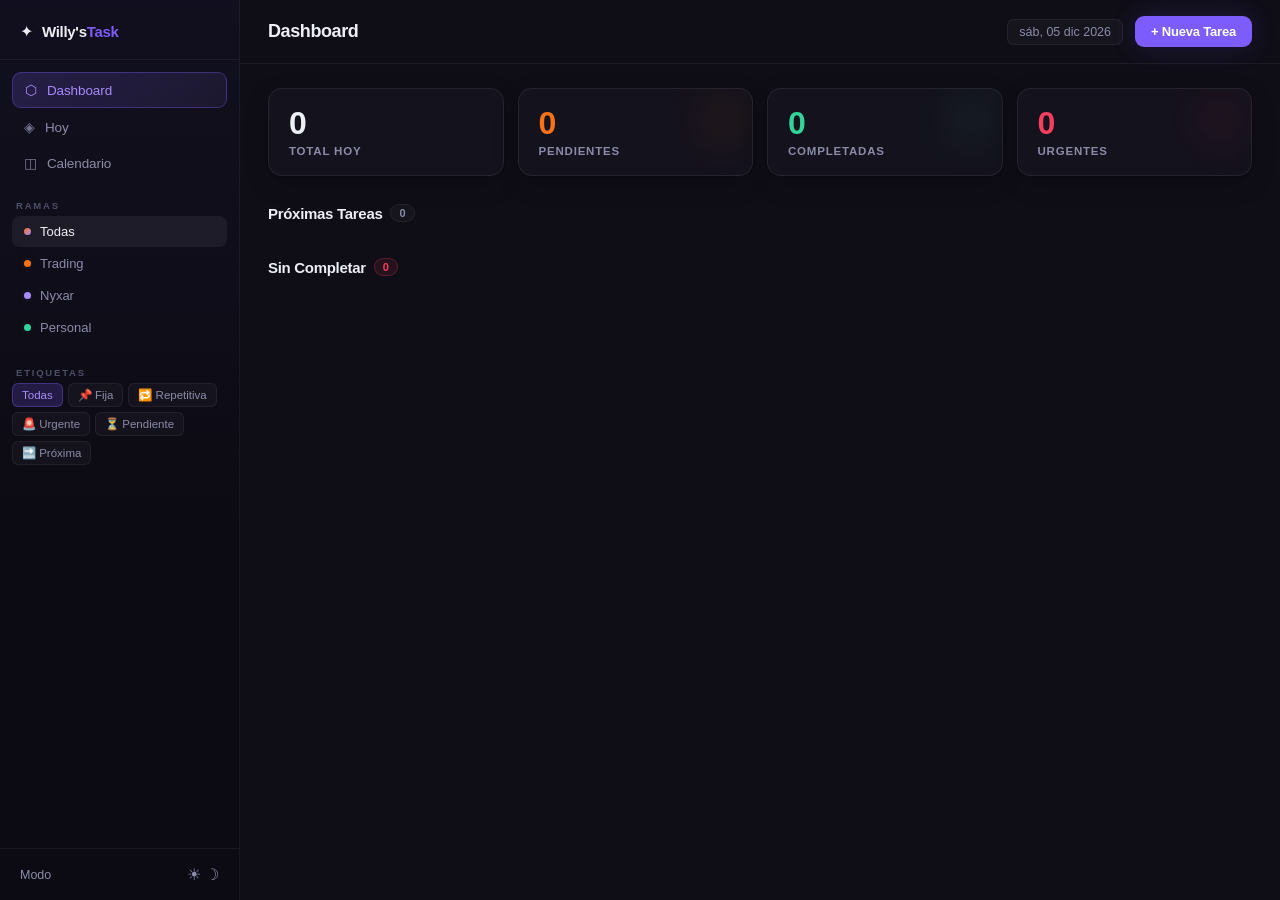
<file: inde.html>
<!DOCTYPE html>
<html lang="es" data-theme="dark">
<head>
  <meta charset="UTF-8" />
  <meta name="viewport" content="width=device-width, initial-scale=1.0" />
  <title>Willy's Task</title>
  <link rel="preconnect" href="https://fonts.googleapis.com" />
  <link rel="preconnect" href="https://fonts.gstatic.com" crossorigin />
  <link href="https://fonts.googleapis.com/css2?family=Syne:wght@400;500;600;700;800&family=DM+Sans:ital,wght@0,300;0,400;0,500;1,300&display=swap" rel="stylesheet" />
  <link rel="stylesheet" href="styles.css" />
</head>
<body>

<!-- ===== SIDEBAR ===== -->
<aside class="sidebar" id="sidebar">
  <div class="sidebar-header">
    <div class="logo">
      <span class="logo-icon">✦</span>
      <span class="logo-text">Willy's<strong>Task</strong></span>
    </div>
    <button class="sidebar-close" id="sidebarClose">✕</button>
  </div>

  <nav class="sidebar-nav">
    <button class="nav-item active" data-view="dashboard">
      <span class="nav-icon">⬡</span>
      <span>Dashboard</span>
    </button>
    <button class="nav-item" data-view="today">
      <span class="nav-icon">◈</span>
      <span>Hoy</span>
    </button>
    <button class="nav-item" data-view="calendar">
      <span class="nav-icon">◫</span>
      <span>Calendario</span>
    </button>
  </nav>

  <div class="sidebar-section-label">RAMAS</div>
  <div class="branch-filters">
    <button class="branch-btn active" data-branch="all">
      <span class="branch-dot all"></span> Todas
    </button>
    <button class="branch-btn" data-branch="trading">
      <span class="branch-dot trading"></span> Trading
    </button>
    <button class="branch-btn" data-branch="nyxar">
      <span class="branch-dot nyxar"></span> Nyxar
    </button>
    <button class="branch-btn" data-branch="personal">
      <span class="branch-dot personal"></span> Personal
    </button>
  </div>

  <div class="sidebar-section-label">ETIQUETAS</div>
  <div class="label-filters">
    <button class="label-filter active" data-label="all">Todas</button>
    <button class="label-filter" data-label="fija">📌 Fija</button>
    <button class="label-filter" data-label="repetitiva">🔁 Repetitiva</button>
    <button class="label-filter" data-label="urgente">🚨 Urgente</button>
    <button class="label-filter" data-label="pendiente">⏳ Pendiente</button>
    <button class="label-filter" data-label="proxima">🔜 Próxima</button>
  </div>

  <div class="sidebar-footer">
    <div class="theme-toggle" id="themeToggle">
      <span class="theme-label">Modo</span>
      <div class="toggle-switch">
        <span class="toggle-icon sun">☀</span>
        <span class="toggle-icon moon">☽</span>
      </div>
    </div>
  </div>
</aside>

<!-- ===== OVERLAY ===== -->
<div class="overlay" id="overlay"></div>

<!-- ===== MAIN ===== -->
<main class="main-content" id="mainContent">

  <!-- TOP BAR -->
  <header class="topbar">
    <div class="topbar-left">
      <button class="menu-btn" id="menuBtn">☰</button>
      <div class="page-title" id="pageTitle">Dashboard</div>
    </div>
    <div class="topbar-right">
      <div class="current-date" id="currentDate"></div>
      <button class="add-task-btn-top" id="addTaskBtnTop">+ Nueva Tarea</button>
    </div>
  </header>

  <!-- ===== VIEW: DASHBOARD ===== -->
  <section class="view active" id="view-dashboard">

    <!-- Stats row -->
    <div class="stats-row">
      <div class="stat-card">
        <div class="stat-number" id="stat-total">0</div>
        <div class="stat-label">Total Hoy</div>
      </div>
      <div class="stat-card accent-orange">
        <div class="stat-number" id="stat-pending">0</div>
        <div class="stat-label">Pendientes</div>
      </div>
      <div class="stat-card accent-green">
        <div class="stat-number" id="stat-done">0</div>
        <div class="stat-label">Completadas</div>
      </div>
      <div class="stat-card accent-red">
        <div class="stat-number" id="stat-urgent">0</div>
        <div class="stat-label">Urgentes</div>
      </div>
    </div>

    <!-- Upcoming tasks -->
    <div class="section-header">
      <h2 class="section-title">Próximas Tareas</h2>
      <div class="section-badge" id="upcoming-count">0</div>
    </div>
    <div class="task-list" id="upcoming-list"></div>

    <!-- Incomplete tasks -->
    <div class="section-header">
      <h2 class="section-title">Sin Completar</h2>
      <div class="section-badge warning" id="incomplete-count">0</div>
    </div>
    <div class="task-list" id="incomplete-list"></div>

  </section>

  <!-- ===== VIEW: TODAY ===== -->
  <section class="view" id="view-today">
    <div class="today-nav">
      <button class="day-nav-btn" id="prevDay">‹</button>
      <div class="today-label" id="todayLabel"></div>
      <button class="day-nav-btn" id="nextDay">›</button>
    </div>
    <div class="timeline" id="timeline"></div>
  </section>

  <!-- ===== VIEW: CALENDAR ===== -->
  <section class="view" id="view-calendar">
    <div class="cal-toolbar">
      <button class="cal-view-btn active" data-calview="month">Mes</button>
      <button class="cal-view-btn" data-calview="week">Semana</button>
      <button class="cal-view-btn" data-calview="day">Día</button>
      <div class="cal-nav">
        <button class="cal-nav-btn" id="calPrev">‹</button>
        <span class="cal-title" id="calTitle"></span>
        <button class="cal-nav-btn" id="calNext">›</button>
      </div>
    </div>
    <div class="calendar-body" id="calendarBody"></div>
  </section>

</main>

<!-- ===== FAB ===== -->
<button class="fab" id="fab">+</button>

<!-- ===== TASK MODAL ===== -->
<div class="modal-backdrop" id="modalBackdrop">
  <div class="modal" id="taskModal">
    <div class="modal-header">
      <h3 class="modal-title" id="modalTitle">Nueva Tarea</h3>
      <button class="modal-close" id="modalClose">✕</button>
    </div>
    <div class="modal-body">

      <div class="form-group">
        <label class="form-label">Nombre de la tarea *</label>
        <input type="text" class="form-input" id="taskName" placeholder="Ej: Analizar gráficos BTC" />
      </div>

      <div class="form-row">
        <div class="form-group">
          <label class="form-label">Rama *</label>
          <select class="form-select" id="taskBranch">
            <option value="trading">🟠 Trading</option>
            <option value="nyxar">🟣 Nyxar</option>
            <option value="personal">🟢 Personal</option>
          </select>
        </div>
        <div class="form-group">
          <label class="form-label">Tipo *</label>
          <select class="form-select" id="taskType">
            <option value="fija">📌 Fija</option>
            <option value="repetitiva">🔁 Repetitiva</option>
            <option value="urgente">🚨 Urgente</option>
            <option value="pendiente">⏳ Pendiente</option>
            <option value="proxima">🔜 Próxima</option>
          </select>
        </div>
      </div>

      <!-- Repeat days (shown when type = repetitiva) -->
      <div class="form-group" id="repeatDaysGroup" style="display:none">
        <label class="form-label">Repetir en</label>
        <div class="days-selector">
          <button type="button" class="day-toggle" data-day="1">L</button>
          <button type="button" class="day-toggle" data-day="2">M</button>
          <button type="button" class="day-toggle" data-day="3">X</button>
          <button type="button" class="day-toggle" data-day="4">J</button>
          <button type="button" class="day-toggle" data-day="5">V</button>
          <button type="button" class="day-toggle" data-day="6">S</button>
          <button type="button" class="day-toggle" data-day="0">D</button>
        </div>
      </div>

      <div class="form-group">
        <label class="form-label">Fecha</label>
        <input type="date" class="form-input" id="taskDate" />
      </div>

      <div class="form-row">
        <div class="form-group">
          <label class="form-label">Hora inicio</label>
          <input type="time" class="form-input" id="taskStart" />
        </div>
        <div class="form-group">
          <label class="form-label">Hora fin</label>
          <input type="time" class="form-input" id="taskEnd" />
        </div>
      </div>

      <div class="form-group">
        <label class="form-label">Duración estimada (min)</label>
        <input type="number" class="form-input" id="taskDuration" placeholder="Ej: 60" min="1" />
      </div>

      <div class="form-group">
        <label class="form-label">Notas</label>
        <textarea class="form-textarea" id="taskNotes" placeholder="Detalles adicionales..."></textarea>
      </div>

    </div>
    <div class="modal-footer">
      <button class="btn-secondary" id="modalCancel">Cancelar</button>
      <button class="btn-primary" id="modalSave">Guardar Tarea</button>
    </div>
  </div>
</div>

<!-- ===== TASK DETAIL MODAL ===== -->
<div class="modal-backdrop" id="detailBackdrop">
  <div class="modal detail-modal" id="detailModal">
    <div class="modal-header">
      <div class="detail-branch-badge" id="detailBranch"></div>
      <button class="modal-close" id="detailClose">✕</button>
    </div>
    <div class="modal-body">
      <h2 class="detail-title" id="detailName"></h2>
      <div class="detail-meta" id="detailMeta"></div>
      <div class="detail-notes" id="detailNotes"></div>
    </div>
    <div class="modal-footer detail-footer">
      <button class="btn-status completed" id="btnComplete">✓ Completada</button>
      <button class="btn-status suspended" id="btnSuspend">⊘ Suspendida</button>
      <button class="btn-secondary" id="btnEdit">✎ Editar</button>
      <button class="btn-danger" id="btnDelete">✕ Eliminar</button>
    </div>
  </div>
</div>

<script src="app.js"></script>
</body>
</html>
</file>
<file: styles.css>
/* =============================================
   WILLY'S TASK — STYLES v3 (Professional Redesign)
   ============================================= */
*,*::before,*::after{box-sizing:border-box;margin:0;padding:0}
html{font-size:16px;scroll-behavior:smooth}
body{font-family:'Inter',sans-serif;min-height:100vh;overflow-x:hidden;transition:background .3s,color .3s}
button{cursor:pointer;border:none;background:none;font-family:inherit}
input,select,textarea{font-family:inherit}
a{text-decoration:none}

/* =============================================
   THEMES
   ============================================= */
[data-theme="dark"]{
  --bg:#0f0e17;
  --bg-2:#16151f;
  --bg-3:#1e1d2a;
  --bg-4:#26253580;
  --bg-card:#1a192480;
  --border:rgba(255,255,255,.06);
  --border-strong:rgba(255,255,255,.12);
  --border-card:rgba(255,255,255,.08);
  --text:#eeeef5;
  --text-2:#8b8ba8;
  --text-3:#4e4e68;
  --sidebar-bg:rgba(13,12,20,.95);
  --sidebar-border:rgba(255,255,255,.05);
  --glass:rgba(255,255,255,.03);
  --glass-hover:rgba(255,255,255,.06);

  --trading:#f97316;
  --trading-bg:rgba(249,115,22,.1);
  --trading-border:rgba(249,115,22,.25);
  --trading-glow:rgba(249,115,22,.15);

  --nyxar:#a78bfa;
  --nyxar-bg:rgba(167,139,250,.1);
  --nyxar-border:rgba(167,139,250,.25);
  --nyxar-glow:rgba(167,139,250,.15);

  --personal:#34d399;
  --personal-bg:rgba(52,211,153,.1);
  --personal-border:rgba(52,211,153,.25);
  --personal-glow:rgba(52,211,153,.15);

  --urgente:#f43f5e;
  --urgente-bg:rgba(244,63,94,.1);
  --urgente-border:rgba(244,63,94,.25);

  --accent:#7c5cfc;
  --accent-2:#a78bfa;
  --accent-glow:rgba(124,92,252,.2);
  --accent-border:rgba(124,92,252,.35);
  --green:#34d399;
  --red:#f43f5e;
  --orange:#f97316;

  --shadow:0 20px 60px rgba(0,0,0,.6);
  --shadow-sm:0 4px 20px rgba(0,0,0,.4);
  --shadow-card:0 1px 3px rgba(0,0,0,.3),0 8px 24px rgba(0,0,0,.2);

  --completed-bg:rgba(255,255,255,.02);
  --completed-text:#3a3a52;
  --completed-border:rgba(255,255,255,.04);

  --gradient-hero:linear-gradient(135deg,rgba(124,92,252,.08) 0%,rgba(167,139,250,.04) 50%,transparent 100%);
  --gradient-sidebar:linear-gradient(180deg,rgba(124,92,252,.05) 0%,transparent 60%);
}

[data-theme="light"]{
  --bg:#f5f5f9;
  --bg-2:#ffffff;
  --bg-3:#f0f0f6;
  --bg-4:#e8e8f0;
  --bg-card:rgba(255,255,255,.9);
  --border:rgba(0,0,0,.06);
  --border-strong:rgba(0,0,0,.1);
  --border-card:rgba(0,0,0,.07);
  --text:#111120;
  --text-2:#5a5a7a;
  --text-3:#9898b8;
  --sidebar-bg:rgba(255,255,255,.97);
  --sidebar-border:rgba(0,0,0,.06);
  --glass:rgba(0,0,0,.02);
  --glass-hover:rgba(0,0,0,.04);

  --trading:#ea6c0a;
  --trading-bg:rgba(234,108,10,.08);
  --trading-border:rgba(234,108,10,.2);
  --trading-glow:rgba(234,108,10,.1);

  --nyxar:#6d3fd4;
  --nyxar-bg:rgba(109,63,212,.08);
  --nyxar-border:rgba(109,63,212,.2);
  --nyxar-glow:rgba(109,63,212,.1);

  --personal:#059669;
  --personal-bg:rgba(5,150,105,.08);
  --personal-border:rgba(5,150,105,.2);
  --personal-glow:rgba(5,150,105,.1);

  --urgente:#dc2626;
  --urgente-bg:rgba(220,38,38,.08);
  --urgente-border:rgba(220,38,38,.2);

  --accent:#6d3fd4;
  --accent-2:#8b5cf6;
  --accent-glow:rgba(109,63,212,.15);
  --accent-border:rgba(109,63,212,.3);
  --green:#059669;
  --red:#dc2626;
  --orange:#ea6c0a;

  --shadow:0 20px 60px rgba(0,0,0,.08);
  --shadow-sm:0 4px 20px rgba(0,0,0,.06);
  --shadow-card:0 1px 3px rgba(0,0,0,.08),0 4px 16px rgba(0,0,0,.05);

  --completed-bg:rgba(0,0,0,.02);
  --completed-text:#c0c0d0;
  --completed-border:rgba(0,0,0,.04);

  --gradient-hero:linear-gradient(135deg,rgba(109,63,212,.05) 0%,rgba(139,92,246,.02) 50%,transparent 100%);
  --gradient-sidebar:linear-gradient(180deg,rgba(109,63,212,.04) 0%,transparent 60%);
}

/* =============================================
   BASE LAYOUT
   ============================================= */
body{background:var(--bg);color:var(--text);display:flex}

/* =============================================
   SIDEBAR
   ============================================= */
.sidebar{
  width:240px;min-height:100vh;background:var(--sidebar-bg);
  border-right:1px solid var(--sidebar-border);
  display:flex;flex-direction:column;
  position:fixed;top:0;left:0;height:100vh;
  z-index:200;overflow-y:auto;
  transition:transform .3s cubic-bezier(.4,0,.2,1);
  backdrop-filter:blur(20px);
  background-image:var(--gradient-sidebar);
}
.sidebar::-webkit-scrollbar{width:0}

.sidebar-header{
  display:flex;align-items:center;justify-content:space-between;
  padding:22px 20px 18px;
  border-bottom:1px solid var(--border);
}
.logo{display:flex;align-items:center;gap:9px}
.logo-mark{
  width:30px;height:30px;border-radius:8px;
  background:linear-gradient(135deg,rgba(124,92,252,.2),rgba(167,139,250,.1));
  border:1px solid var(--accent-border);
  display:flex;align-items:center;justify-content:center;
  flex-shrink:0;
}
.logo-text{font-family:'Plus Jakarta Sans',sans-serif;font-size:15px;font-weight:600;color:var(--text);letter-spacing:-.3px}
.logo-text strong{color:var(--accent)}
.sidebar-close{
  display:none;color:var(--text-3);
  width:28px;height:28px;border-radius:7px;
  background:var(--glass);border:1px solid var(--border);
  align-items:center;justify-content:center;
  transition:all .2s;
}
.sidebar-close:hover{background:var(--glass-hover);color:var(--text)}

.sidebar-nav{padding:12px 12px 6px;display:flex;flex-direction:column;gap:2px}
.nav-item{
  display:flex;align-items:center;gap:10px;
  padding:9px 12px;border-radius:9px;
  color:var(--text-2);font-size:13.5px;font-weight:500;
  transition:all .2s;text-align:left;width:100%;
  letter-spacing:-.1px;
}
.nav-item:hover{background:var(--glass-hover);color:var(--text)}
.nav-item.active{
  background:linear-gradient(135deg,var(--accent-glow),rgba(167,139,250,.08));
  color:var(--accent-2);
  border:1px solid var(--accent-border);
}
.nav-icon{flex-shrink:0;opacity:.8;color:currentColor}
.nav-item.active .nav-icon{opacity:1}

.sidebar-section-label{
  padding:14px 16px 5px;
  font-size:9.5px;font-weight:700;
  letter-spacing:1.8px;color:var(--text-3);
  font-family:'Plus Jakarta Sans',sans-serif;
  text-transform:uppercase;
}

.branch-filters{padding:0 12px 10px;display:flex;flex-direction:column;gap:1px}
.branch-btn{
  display:flex;align-items:center;gap:9px;
  padding:8px 12px;border-radius:8px;
  color:var(--text-2);font-size:13px;font-weight:500;
  transition:all .2s;text-align:left;width:100%;
}
.branch-btn:hover{background:var(--glass-hover);color:var(--text)}
.branch-btn.active{background:var(--glass-hover);color:var(--text)}
.branch-dot{width:7px;height:7px;border-radius:50%;flex-shrink:0}
.branch-dot.all{background:linear-gradient(135deg,var(--trading),var(--nyxar))}
.branch-dot.trading{background:var(--trading);box-shadow:0 0 6px var(--trading-glow)}
.branch-dot.nyxar{background:var(--nyxar);box-shadow:0 0 6px var(--nyxar-glow)}
.branch-dot.personal{background:var(--personal);box-shadow:0 0 6px var(--personal-glow)}

.label-filters{padding:0 12px 12px;display:flex;flex-wrap:wrap;gap:5px}
.label-filter{
  padding:4px 9px;border-radius:6px;font-size:11.5px;
  background:var(--glass);color:var(--text-2);
  border:1px solid var(--border);transition:all .2s;
}
.label-filter:hover{background:var(--glass-hover);color:var(--text)}
.label-filter.active{background:var(--accent-glow);color:var(--accent-2);border-color:var(--accent-border)}

/* Integrations */
.integrations-section{padding:0 12px 12px;display:flex;flex-direction:column;gap:6px}
.integration-item{
  display:flex;align-items:center;gap:7px;
  padding:8px 10px;border-radius:8px;
  background:var(--glass);border:1px solid var(--border);
}
.integration-label{font-size:11.5px;font-weight:600;color:var(--text-2);flex:1}
.integration-dot{width:6px;height:6px;border-radius:50%;background:var(--text-3);flex-shrink:0;transition:background .3s}
.integration-dot.connected{background:var(--green);box-shadow:0 0 8px var(--personal-glow)}
.integration-dot.error{background:var(--red)}
.integration-state{font-size:10px;color:var(--text-3);font-weight:500}
.btn-connect{
  display:flex;align-items:center;gap:6px;
  padding:8px 12px;border-radius:8px;
  background:var(--glass);border:1px solid var(--border);
  color:var(--text-2);font-size:12px;font-weight:600;
  transition:all .2s;width:100%;justify-content:center;
  letter-spacing:-.1px;
}
.btn-connect:hover{background:var(--glass-hover);color:var(--text);border-color:var(--border-strong)}

/* Footer */
.sidebar-footer{margin-top:auto;padding:16px 20px;border-top:1px solid var(--border)}
.theme-toggle{display:flex;align-items:center;gap:8px;cursor:pointer;color:var(--text-2)}
.theme-label{font-size:12.5px;font-weight:500;color:var(--text-2);flex:1}
.toggle-track{
  width:36px;height:20px;border-radius:10px;
  background:var(--bg-3);border:1px solid var(--border);
  position:relative;transition:background .2s;flex-shrink:0;
}
.toggle-thumb{
  width:14px;height:14px;border-radius:50%;
  background:var(--text-3);position:absolute;top:2px;left:2px;
  transition:all .2s;
}
[data-theme="light"] .toggle-track{background:var(--accent-glow);border-color:var(--accent-border)}
[data-theme="light"] .toggle-thumb{background:var(--accent);transform:translateX(16px)}

/* Overlay */
.overlay{display:none;position:fixed;inset:0;background:rgba(0,0,0,.5);z-index:150;backdrop-filter:blur(3px)}
.overlay.active{display:block}

/* =============================================
   MAIN
   ============================================= */
.main-content{margin-left:240px;flex:1;min-height:100vh;padding:0 0 80px;transition:margin .3s}

.topbar{
  display:flex;align-items:center;justify-content:space-between;
  padding:16px 28px;
  border-bottom:1px solid var(--border);
  background:var(--bg);
  position:sticky;top:0;z-index:100;
  backdrop-filter:blur(12px);
}
.topbar-left{display:flex;align-items:center;gap:14px}
.topbar-right{display:flex;align-items:center;gap:12px}
.menu-btn{display:none;color:var(--text-2);padding:6px;border-radius:8px;transition:all .2s}
.menu-btn:hover{background:var(--glass-hover);color:var(--text)}
.page-title{font-family:'Plus Jakarta Sans',sans-serif;font-size:18px;font-weight:700;color:var(--text);letter-spacing:-.4px}
.current-date{
  font-size:12.5px;color:var(--text-2);font-weight:500;
  background:var(--glass);border:1px solid var(--border);
  padding:5px 11px;border-radius:7px;
}
.add-task-btn-top{
  display:flex;align-items:center;gap:7px;
  background:var(--accent);color:white;
  padding:8px 16px;border-radius:9px;
  font-size:13px;font-weight:600;
  font-family:'Plus Jakarta Sans',sans-serif;
  letter-spacing:-.2px;transition:all .2s;
  box-shadow:0 0 24px var(--accent-glow),0 2px 8px rgba(0,0,0,.3);
}
.add-task-btn-top:hover{transform:translateY(-1px);box-shadow:0 0 32px var(--accent-glow),0 4px 16px rgba(0,0,0,.3)}
.add-task-btn-top:active{transform:translateY(0)}

/* =============================================
   VIEWS
   ============================================= */
.view{display:none;padding:24px 28px;animation:fadeUp .25s ease}
.view.active{display:block}
@keyframes fadeUp{from{opacity:0;transform:translateY(8px)}to{opacity:1;transform:translateY(0)}}

/* =============================================
   DASHBOARD GREETING
   ============================================= */
.dashboard-greeting{
  margin-bottom:22px;padding:20px 24px;
  border-radius:14px;
  background:var(--gradient-hero);
  border:1px solid var(--border-card);
}
.greeting-text h1{
  font-family:'Plus Jakarta Sans',sans-serif;
  font-size:20px;font-weight:700;color:var(--text);
  letter-spacing:-.4px;margin-bottom:4px;
}
.greeting-text p{font-size:13px;color:var(--text-2)}

/* =============================================
   STAT CARDS
   ============================================= */
.stats-row{display:grid;grid-template-columns:repeat(4,1fr);gap:14px;margin-bottom:28px}
.stat-card{
  background:var(--bg-card);
  border:1px solid var(--border-card);
  border-radius:14px;padding:18px 20px;
  backdrop-filter:blur(8px);
  box-shadow:var(--shadow-card);
  transition:transform .2s,box-shadow .2s;
  display:flex;flex-direction:column;gap:6px;
  position:relative;overflow:hidden;
}
.stat-card::before{
  content:'';position:absolute;top:0;right:0;
  width:60px;height:60px;border-radius:50%;
  opacity:.06;filter:blur(20px);
}
.stat-card.accent-orange::before{background:var(--trading)}
.stat-card.accent-green::before{background:var(--personal)}
.stat-card.accent-red::before{background:var(--urgente)}
.stat-card:hover{transform:translateY(-2px);box-shadow:var(--shadow-sm)}

.stat-icon-wrap{
  width:32px;height:32px;border-radius:9px;
  display:flex;align-items:center;justify-content:center;
  margin-bottom:4px;flex-shrink:0;
}
.stat-icon-wrap.purple{background:var(--accent-glow);color:var(--accent-2)}
.stat-icon-wrap.orange{background:var(--trading-bg);color:var(--trading)}
.stat-icon-wrap.green{background:var(--personal-bg);color:var(--personal)}
.stat-icon-wrap.red{background:var(--urgente-bg);color:var(--urgente)}

.stat-number{
  font-family:'Plus Jakarta Sans',sans-serif;
  font-size:32px;font-weight:800;color:var(--text);
  line-height:1;letter-spacing:-1px;
}
.accent-orange .stat-number{color:var(--orange)}
.accent-green .stat-number{color:var(--green)}
.accent-red .stat-number{color:var(--red)}

.stat-label{font-size:11.5px;font-weight:600;color:var(--text-2);text-transform:uppercase;letter-spacing:.8px}
.stat-sub{font-size:11px;color:var(--text-3);margin-top:1px}

/* Section headers */
.section-header{display:flex;align-items:center;gap:8px;margin-bottom:12px;margin-top:24px}
.section-title{font-family:'Plus Jakarta Sans',sans-serif;font-size:15px;font-weight:700;color:var(--text);letter-spacing:-.3px}
.section-badge{
  background:var(--glass);color:var(--text-2);
  border:1px solid var(--border);
  font-size:11px;font-weight:700;
  padding:2px 8px;border-radius:20px;
}
.section-badge.warning{background:var(--urgente-bg);color:var(--urgente);border-color:var(--urgente-border)}
.section-link{font-size:12px;color:var(--accent-2);font-weight:500;margin-left:auto;opacity:.7;transition:opacity .2s}
.section-link:hover{opacity:1}

/* =============================================
   TASK CARDS
   ============================================= */
.task-list{display:flex;flex-direction:column;gap:6px}
.task-list-grid{display:grid;grid-template-columns:repeat(2,1fr);gap:8px}

.task-card{
  background:var(--bg-card);
  border:1px solid var(--border-card);
  border-radius:12px;padding:13px 16px;
  display:flex;align-items:center;gap:12px;
  cursor:pointer;transition:all .2s;
  position:relative;overflow:hidden;
  backdrop-filter:blur(8px);
}
.task-card::before{
  content:'';position:absolute;left:0;top:0;bottom:0;
  width:3px;border-radius:3px 0 0 3px;
  transition:opacity .2s;
}
.task-card.trading::before{background:var(--trading)}
.task-card.nyxar::before{background:var(--nyxar)}
.task-card.personal::before{background:var(--personal)}
.task-card:hover{transform:translateY(-1px);box-shadow:var(--shadow-sm);border-color:var(--border-strong)}
.task-card.urgente-card{border-color:var(--urgente-border);background:linear-gradient(135deg,var(--urgente-bg),var(--bg-card))}

/* Completed state */
.task-card.status-completada{
  background:var(--completed-bg) !important;
  border-color:var(--completed-border) !important;
  box-shadow:none !important;
}
.task-card.status-completada::before{opacity:.2}
.task-card.status-completada .task-name{text-decoration:line-through;color:var(--completed-text) !important}
.task-card.status-completada .task-time,
.task-card.status-completada .task-badge,
.task-card.status-completada .task-type-badge{opacity:.35}
.task-card.status-suspendida{opacity:.4;border-style:dashed}

.task-info{flex:1;min-width:0}
.task-name{font-size:13.5px;font-weight:500;color:var(--text);white-space:nowrap;overflow:hidden;text-overflow:ellipsis;margin-bottom:5px;letter-spacing:-.1px}
.task-meta{display:flex;align-items:center;gap:6px;flex-wrap:wrap}
.task-time{font-size:11.5px;color:var(--text-2);display:flex;align-items:center;gap:3px}
.task-badge{
  font-size:10px;padding:2px 6px;border-radius:4px;
  font-weight:700;text-transform:uppercase;letter-spacing:.4px;
}
.badge-trading{background:var(--trading-bg);color:var(--trading)}
.badge-nyxar{background:var(--nyxar-bg);color:var(--nyxar)}
.badge-personal{background:var(--personal-bg);color:var(--personal)}
.task-type-badge{font-size:11px;color:var(--text-3)}
.task-status-icon{font-size:14px;flex-shrink:0;color:var(--text-3)}

/* Empty state */
.empty-state{text-align:center;padding:28px 20px;color:var(--text-3);font-size:13.5px}
.empty-state-icon{font-size:28px;margin-bottom:8px;opacity:.3}

/* =============================================
   TODAY / TIMELINE
   ============================================= */
.today-nav{
  display:flex;align-items:center;justify-content:center;gap:16px;
  margin-bottom:20px;padding:14px;
  background:var(--bg-card);border:1px solid var(--border-card);
  border-radius:14px;
}
.day-nav-btn{
  width:34px;height:34px;border-radius:8px;
  background:var(--glass);border:1px solid var(--border);
  color:var(--text-2);display:flex;align-items:center;justify-content:center;
  transition:all .2s;
}
.day-nav-btn:hover{background:var(--glass-hover);color:var(--text)}
.today-label{
  font-family:'Plus Jakarta Sans',sans-serif;
  font-size:15px;font-weight:700;color:var(--text);
  min-width:260px;text-align:center;letter-spacing:-.3px;
}
.timeline{position:relative;padding-left:56px}
.timeline-hour{position:relative;min-height:60px;border-top:1px solid var(--border);padding:6px 0 6px 10px}
.timeline-hour-label{position:absolute;left:-54px;top:-9px;font-size:10.5px;color:var(--text-3);font-weight:500;width:46px;text-align:right}
.timeline-task{
  border-radius:9px;padding:9px 13px;margin-bottom:5px;cursor:pointer;
  transition:all .2s;border-left:3px solid transparent;
  background:var(--bg-card);border:1px solid var(--border-card);
}
.timeline-task.trading{border-left-color:var(--trading);background:linear-gradient(90deg,var(--trading-bg),var(--bg-card))}
.timeline-task.nyxar{border-left-color:var(--nyxar);background:linear-gradient(90deg,var(--nyxar-bg),var(--bg-card))}
.timeline-task.personal{border-left-color:var(--personal);background:linear-gradient(90deg,var(--personal-bg),var(--bg-card))}
.timeline-task:hover{transform:translateX(3px);box-shadow:var(--shadow-sm)}
.timeline-task.status-completada{background:var(--completed-bg) !important;border-left-color:var(--text-3) !important;border-color:var(--completed-border) !important}
.timeline-task.status-completada .timeline-task-name{text-decoration:line-through;color:var(--completed-text)}
.timeline-task.status-completada .timeline-task-time{opacity:.35}
.timeline-task-name{font-size:13px;font-weight:500;color:var(--text);letter-spacing:-.1px}
.timeline-task-time{font-size:11px;color:var(--text-2);margin-top:3px}

/* =============================================
   CALENDAR
   ============================================= */
.cal-toolbar{
  display:flex;align-items:center;gap:10px;margin-bottom:18px;flex-wrap:wrap;
}
.cal-view-group{
  display:flex;background:var(--bg-card);border:1px solid var(--border-card);
  border-radius:9px;padding:3px;gap:2px;
}
.cal-view-btn{
  padding:6px 13px;border-radius:6px;font-size:13px;font-weight:500;
  background:none;color:var(--text-2);transition:all .2s;
}
.cal-view-btn:hover{color:var(--text)}
.cal-view-btn.active{background:var(--accent);color:white;box-shadow:0 2px 8px var(--accent-glow)}
.cal-nav{display:flex;align-items:center;gap:8px;margin-left:auto}
.cal-nav-btn{
  width:30px;height:30px;border-radius:7px;
  background:var(--glass);border:1px solid var(--border);
  color:var(--text-2);display:flex;align-items:center;justify-content:center;
  transition:all .2s;
}
.cal-nav-btn:hover{background:var(--glass-hover);color:var(--text)}
.cal-title{
  font-family:'Plus Jakarta Sans',sans-serif;font-size:14px;
  font-weight:700;color:var(--text);min-width:170px;text-align:center;
}

/* Calendar grid */
.cal-grid{
  display:grid;grid-template-columns:repeat(7,1fr);
  gap:1px;background:var(--border);
  border-radius:14px;overflow:hidden;
  border:1px solid var(--border);
}
.cal-day-header{
  background:var(--bg-3);padding:9px;text-align:center;
  font-size:10.5px;font-weight:700;color:var(--text-3);
  text-transform:uppercase;letter-spacing:1px;
}
.cal-day{
  background:var(--bg-card);min-height:86px;padding:7px;
  cursor:pointer;transition:background .2s;
}
.cal-day:hover{background:var(--glass-hover)}
.cal-day.other-month{background:var(--bg)}
.cal-day.other-month .cal-day-num{opacity:.25}
.cal-day.today-cell{background:linear-gradient(135deg,var(--accent-glow),var(--bg-card))}
.cal-day.today-cell .cal-day-num{color:var(--accent-2);font-weight:700}
.cal-day-num{font-size:12.5px;font-weight:500;color:var(--text-2);margin-bottom:4px}
.cal-day-mini-task{
  font-size:10px;padding:2px 5px;border-radius:4px;
  margin-bottom:2px;overflow:hidden;text-overflow:ellipsis;
  white-space:nowrap;color:var(--text);max-width:100%;
}
.cal-day-mini-task.trading{background:var(--trading-bg);color:var(--trading)}
.cal-day-mini-task.nyxar{background:var(--nyxar-bg);color:var(--nyxar)}
.cal-day-mini-task.personal{background:var(--personal-bg);color:var(--personal)}
.cal-day-mini-task.status-completada{background:var(--completed-bg) !important;color:var(--completed-text) !important;text-decoration:line-through}
.cal-day-more{font-size:10px;color:var(--text-3);padding:1px 4px}

/* Week view */
.week-grid{display:grid;grid-template-columns:50px repeat(7,1fr);border:1px solid var(--border);border-radius:14px;overflow:hidden}
.week-header-cell{background:var(--bg-3);padding:10px 8px;text-align:center;border-bottom:1px solid var(--border);border-right:1px solid var(--border)}
.week-day-name{font-size:10px;font-weight:700;color:var(--text-3);text-transform:uppercase}
.week-day-num{font-size:17px;font-weight:800;color:var(--text);font-family:'Plus Jakarta Sans',sans-serif}
.week-day-num.today-num{color:var(--accent-2)}
.week-time-col{font-size:10px;color:var(--text-3);padding:4px 4px 0 0;text-align:right;border-right:1px solid var(--border);background:var(--bg-card);height:48px;border-bottom:1px solid var(--border)}
.week-cell{height:48px;border-right:1px solid var(--border);border-bottom:1px solid var(--border);background:var(--bg-card);position:relative;overflow:hidden}
.week-cell:hover{background:var(--glass-hover)}
.week-cell-task{font-size:10px;padding:2px 4px;border-radius:3px;position:absolute;left:2px;right:2px;overflow:hidden;text-overflow:ellipsis;white-space:nowrap;cursor:pointer;top:2px}
.week-cell-task.trading{background:var(--trading-bg);color:var(--trading);border-left:2px solid var(--trading)}
.week-cell-task.nyxar{background:var(--nyxar-bg);color:var(--nyxar);border-left:2px solid var(--nyxar)}
.week-cell-task.personal{background:var(--personal-bg);color:var(--personal);border-left:2px solid var(--personal)}
.week-cell-task.status-completada{background:var(--completed-bg) !important;color:var(--completed-text) !important;border-left-color:var(--text-3) !important;text-decoration:line-through}

/* =============================================
   MODALS
   ============================================= */
.modal-backdrop{
  display:none;position:fixed;inset:0;
  background:rgba(0,0,0,.65);z-index:500;
  align-items:center;justify-content:center;
  backdrop-filter:blur(6px);padding:16px;
}
.modal-backdrop.open{display:flex}
.modal{
  background:var(--bg-2);
  border:1px solid var(--border-strong);
  border-radius:18px;width:100%;max-width:520px;max-height:90vh;
  overflow-y:auto;box-shadow:var(--shadow);
  animation:modalIn .2s cubic-bezier(.34,1.56,.64,1);
}
@keyframes modalIn{from{opacity:0;transform:scale(.92) translateY(16px)}to{opacity:1;transform:scale(1) translateY(0)}}
.modal-header{display:flex;align-items:center;justify-content:space-between;padding:20px 22px 0}
.modal-title{font-family:'Plus Jakarta Sans',sans-serif;font-size:17px;font-weight:700;color:var(--text);letter-spacing:-.3px}
.modal-close{
  width:30px;height:30px;border-radius:7px;
  background:var(--glass);color:var(--text-2);
  border:1px solid var(--border);
  display:flex;align-items:center;justify-content:center;
  transition:all .2s;
}
.modal-close:hover{background:var(--glass-hover);color:var(--text)}
.modal-body{padding:18px 22px;display:flex;flex-direction:column;gap:13px}
.modal-footer{display:flex;gap:9px;padding:0 22px 20px;justify-content:flex-end}
.form-group{display:flex;flex-direction:column;gap:5px}
.form-row{display:grid;grid-template-columns:1fr 1fr;gap:12px}
.form-label{font-size:11px;font-weight:700;color:var(--text-2);text-transform:uppercase;letter-spacing:.6px}
.form-input,.form-select,.form-textarea{
  background:var(--bg-3);border:1px solid var(--border);
  border-radius:9px;padding:9px 13px;font-size:13.5px;
  color:var(--text);outline:none;
  transition:border-color .2s,box-shadow .2s;width:100%;
}
.form-input:focus,.form-select:focus,.form-textarea:focus{
  border-color:var(--accent);
  box-shadow:0 0 0 3px var(--accent-glow);
}
.form-textarea{resize:vertical;min-height:76px}
.form-select option{background:var(--bg-2)}
.days-selector{display:flex;gap:5px}
.day-toggle{
  width:34px;height:34px;border-radius:8px;
  background:var(--glass);border:1px solid var(--border);
  font-size:12px;font-weight:700;color:var(--text-2);transition:all .2s;
}
.day-toggle.active{background:var(--accent-glow);border-color:var(--accent-border);color:var(--accent-2)}

.btn-primary{
  background:var(--accent);color:white;
  padding:10px 20px;border-radius:9px;
  font-size:13.5px;font-weight:600;
  font-family:'Plus Jakarta Sans',sans-serif;
  transition:all .2s;
  box-shadow:0 0 20px var(--accent-glow);
}
.btn-primary:hover{transform:translateY(-1px);box-shadow:0 0 28px var(--accent-glow)}
.btn-secondary{
  background:var(--glass);color:var(--text-2);
  padding:10px 16px;border-radius:9px;font-size:13.5px;font-weight:500;
  border:1px solid var(--border);transition:all .2s;
}
.btn-secondary:hover{background:var(--glass-hover);color:var(--text)}
.btn-danger{
  background:var(--urgente-bg);color:var(--urgente);
  padding:10px 16px;border-radius:9px;font-size:13.5px;font-weight:500;
  border:1px solid var(--urgente-border);transition:all .2s;
}
.btn-danger:hover{background:rgba(244,63,94,.18)}

/* Detail modal */
.detail-modal{max-width:460px}
.detail-branch-badge{font-size:11px;font-weight:700;padding:4px 10px;border-radius:6px;text-transform:uppercase;letter-spacing:.5px}
.detail-branch-badge.trading{background:var(--trading-bg);color:var(--trading);border:1px solid var(--trading-border)}
.detail-branch-badge.nyxar{background:var(--nyxar-bg);color:var(--nyxar);border:1px solid var(--nyxar-border)}
.detail-branch-badge.personal{background:var(--personal-bg);color:var(--personal);border:1px solid var(--personal-border)}
.detail-title{font-family:'Plus Jakarta Sans',sans-serif;font-size:20px;font-weight:800;color:var(--text);line-height:1.2;margin-bottom:12px;letter-spacing:-.4px}
.detail-meta{display:flex;flex-wrap:wrap;gap:7px;font-size:12.5px;color:var(--text-2);margin-bottom:14px}
.detail-meta span{display:flex;align-items:center;gap:4px;background:var(--glass);border:1px solid var(--border);padding:3px 8px;border-radius:6px}
.detail-notes{font-size:13.5px;color:var(--text-2);background:var(--glass);border:1px solid var(--border);border-radius:10px;padding:12px 14px;line-height:1.6}
.detail-footer{flex-wrap:wrap;gap:7px}
.btn-status{padding:9px 13px;border-radius:9px;font-size:12.5px;font-weight:600;transition:all .2s;border:1px solid transparent}
.btn-status.completed{background:var(--personal-bg);color:var(--green);border-color:var(--personal-border)}
.btn-status.completed:hover{background:rgba(52,211,153,.18)}
.btn-status.suspended{background:var(--glass);color:var(--text-2);border-color:var(--border)}
.btn-status.suspended:hover{background:var(--glass-hover)}
.btn-status.active-status{box-shadow:0 0 0 2px currentColor,0 0 12px var(--accent-glow)}

/* =============================================
   FAB
   ============================================= */
.fab{
  display:none;position:fixed;bottom:22px;right:22px;
  width:54px;height:54px;border-radius:50%;
  background:var(--accent);color:white;
  align-items:center;justify-content:center;
  box-shadow:0 4px 24px var(--accent-glow),0 0 0 1px rgba(255,255,255,.1);
  z-index:300;transition:all .25s cubic-bezier(.34,1.56,.64,1);
}
.fab:hover{transform:scale(1.1) rotate(90deg);box-shadow:0 8px 32px var(--accent-glow)}
.fab:active{transform:scale(.95)}

/* =============================================
   TOAST
   ============================================= */
.toast{
  position:fixed;bottom:28px;left:50%;
  transform:translateX(-50%) translateY(16px);
  background:var(--bg-2);border:1px solid var(--border-strong);
  color:var(--text);padding:11px 18px;border-radius:10px;
  font-size:13.5px;font-weight:500;box-shadow:var(--shadow);
  z-index:1000;opacity:0;transition:all .3s;pointer-events:none;white-space:nowrap;
}
.toast.show{opacity:1;transform:translateX(-50%) translateY(0)}
.toast.success{border-color:var(--personal-border);color:var(--green)}
.toast.error{border-color:var(--urgente-border);color:var(--urgente)}

/* Scrollbar */
::-webkit-scrollbar{width:4px}
::-webkit-scrollbar-track{background:transparent}
::-webkit-scrollbar-thumb{background:var(--bg-4);border-radius:10px}
::-webkit-scrollbar-thumb:hover{background:var(--border-strong)}

/* =============================================
   RESPONSIVE MOBILE
   ============================================= */
@media(max-width:768px){
  .sidebar{transform:translateX(-100%);width:270px;box-shadow:var(--shadow)}
  .sidebar.open{transform:translateX(0)}
  .sidebar-close{display:flex}
  .main-content{margin-left:0}
  .menu-btn{display:flex}
  .add-task-btn-top{padding:8px 13px;font-size:12.5px}
  .fab{display:flex}
  .topbar{padding:13px 18px}
  .view{padding:16px 14px}
  .dashboard-greeting{padding:16px 18px}
  .greeting-text h1{font-size:17px}
  .stats-row{grid-template-columns:repeat(2,1fr);gap:10px}
  .stat-number{font-size:26px}
  .task-list-grid{grid-template-columns:1fr}
  .form-row{grid-template-columns:1fr}
  .modal{border-radius:18px 18px 0 0;max-height:92vh}
  .modal-backdrop{align-items:flex-end;padding:0}
  .detail-footer{flex-direction:column}
  .btn-status,.btn-secondary,.btn-danger{width:100%;text-align:center;padding:12px}
  .cal-toolbar{gap:6px}
  .cal-view-btn{padding:5px 10px;font-size:12px}
  .timeline{padding-left:46px}
  .timeline-hour-label{left:-44px;width:38px;font-size:10px}
  .current-date{display:none}
}
@media(max-width:400px){
  .days-selector{gap:3px}
  .day-toggle{width:30px;height:30px;font-size:11px}
  .stats-row{gap:8px}
}
.hidden{display:none!important}

/* =============================================
   ADDITIONS v3.1 — Categories, Calendar, Charts
   ============================================= */

/* Manage categories button */
.btn-manage-categories{
  display:flex;align-items:center;gap:7px;
  margin:0 12px 14px;padding:7px 12px;border-radius:8px;
  background:var(--glass);border:1px dashed var(--border-strong);
  color:var(--text-3);font-size:12px;font-weight:600;
  transition:all .2s;width:calc(100% - 24px);justify-content:center;
  letter-spacing:-.1px;
}
.btn-manage-categories:hover{background:var(--glass-hover);color:var(--accent-2);border-color:var(--accent-border)}

/* Charts row */
.charts-row{display:grid;grid-template-columns:160px 1fr 160px;gap:14px;margin-bottom:28px}
.chart-card{
  background:var(--bg-card);border:1px solid var(--border-card);
  border-radius:14px;padding:16px 18px;
  backdrop-filter:blur(8px);box-shadow:var(--shadow-card);
}
.chart-card-wide{grid-column:auto}
.chart-card-header{margin-bottom:12px}
.chart-card-title{font-size:12px;font-weight:700;color:var(--text-2);text-transform:uppercase;letter-spacing:.7px}

/* Donut chart */
.donut-wrap{position:relative;display:flex;justify-content:center;align-items:center;margin-bottom:10px}
.donut-center{
  position:absolute;top:50%;left:50%;transform:translate(-50%,-50%);
  text-align:center;pointer-events:none;
}
.donut-center span{font-family:'Plus Jakarta Sans',sans-serif;font-size:22px;font-weight:800;color:var(--text);display:block;line-height:1}
.donut-center small{font-size:10px;color:var(--text-3);font-weight:600;text-transform:uppercase;letter-spacing:.5px}
.donut-legend{display:flex;flex-direction:column;gap:5px}
.donut-legend-item{display:flex;align-items:center;gap:7px;font-size:11px;color:var(--text-2)}
.donut-legend-dot{width:7px;height:7px;border-radius:50%;flex-shrink:0}
.donut-legend-name{flex:1;font-weight:500}
.donut-legend-val{font-weight:700;color:var(--text)}

/* Branch bars */
.branch-bars{display:flex;flex-direction:column;gap:12px;padding-top:4px}
.branch-bar-item{}
.branch-bar-header{display:flex;justify-content:space-between;align-items:center;margin-bottom:5px}
.branch-bar-label{font-size:12.5px;font-weight:600;color:var(--text-2);display:flex;align-items:center;gap:6px}
.branch-bar-dot{width:7px;height:7px;border-radius:50%}
.branch-bar-counts{font-size:11px;color:var(--text-3)}
.branch-bar-track{height:6px;background:var(--glass);border-radius:10px;overflow:hidden}
.branch-bar-fill{height:100%;border-radius:10px;transition:width .6s cubic-bezier(.4,0,.2,1)}

/* Motive card */
.chart-card-motive{
  background:linear-gradient(135deg,rgba(124,92,252,.15),rgba(167,139,250,.08));
  border-color:var(--accent-border);
  display:flex;flex-direction:column;
}
.motive-content{display:flex;flex-direction:column;align-items:center;justify-content:center;flex:1;text-align:center;gap:8px;padding:8px 0}
.motive-icon{font-size:28px}
.motive-text{font-size:12px;color:var(--text-2);line-height:1.5;font-style:italic}
.motive-btn{
  background:var(--accent);color:white;
  padding:6px 16px;border-radius:8px;
  font-size:12px;font-weight:700;
  font-family:'Plus Jakarta Sans',sans-serif;
  margin-top:4px;transition:all .2s;
  box-shadow:0 0 12px var(--accent-glow);
}
.motive-btn:hover{transform:translateY(-1px)}

/* Completed today section */
.section-badge.success{background:var(--personal-bg);color:var(--green);border:1px solid var(--personal-border)}

/* =============================================
   CALENDAR REDESIGN
   ============================================= */
.cal-header-row{
  display:flex;align-items:center;gap:10px;margin-bottom:18px;flex-wrap:wrap;
}
.cal-today-btn{
  padding:7px 14px;border-radius:8px;font-size:12.5px;font-weight:600;
  background:var(--accent-glow);color:var(--accent-2);
  border:1px solid var(--accent-border);transition:all .2s;
  font-family:'Plus Jakarta Sans',sans-serif;
}
.cal-today-btn:hover{background:var(--accent);color:white}

/* Month grid — richer look */
.cal-grid{
  display:grid;grid-template-columns:repeat(7,1fr);
  background:var(--border);
  border-radius:16px;overflow:hidden;
  border:1px solid var(--border-card);
  box-shadow:var(--shadow-card);
}
.cal-day-header{
  background:var(--bg-3);padding:10px 8px;text-align:center;
  font-size:11px;font-weight:700;color:var(--text-3);
  text-transform:uppercase;letter-spacing:1.2px;
  border-bottom:1px solid var(--border);
}
.cal-day{
  background:var(--bg-card);min-height:100px;padding:8px;
  cursor:pointer;transition:background .15s;
  border-bottom:1px solid var(--border);
}
.cal-day:hover{background:var(--glass-hover)}
.cal-day.other-month{background:rgba(0,0,0,.15)}
.cal-day.other-month .cal-day-num{opacity:.2}
.cal-day.today-cell{background:linear-gradient(135deg,rgba(124,92,252,.12),var(--bg-card))}
.cal-day-num-wrap{display:flex;align-items:center;justify-content:space-between;margin-bottom:5px}
.cal-day-num{
  font-size:13px;font-weight:600;color:var(--text-2);
  width:24px;height:24px;display:flex;align-items:center;justify-content:center;
  border-radius:50%;
}
.cal-day.today-cell .cal-day-num{
  background:var(--accent);color:white;font-weight:700;
  box-shadow:0 0 10px var(--accent-glow);
}
.cal-day-task-count{
  font-size:9px;font-weight:700;
  background:var(--glass);color:var(--text-3);
  padding:1px 5px;border-radius:20px;
}
.cal-day-mini-task{
  font-size:10.5px;padding:3px 6px;border-radius:5px;
  margin-bottom:3px;overflow:hidden;text-overflow:ellipsis;
  white-space:nowrap;max-width:100%;
  display:flex;align-items:center;gap:4px;
  border-left:2px solid transparent;
}
.cal-day-mini-task .mini-dot{width:5px;height:5px;border-radius:50%;flex-shrink:0}
.cal-day-mini-task.trading{background:var(--trading-bg);color:var(--trading);border-left-color:var(--trading)}
.cal-day-mini-task.nyxar{background:var(--nyxar-bg);color:var(--nyxar);border-left-color:var(--nyxar)}
.cal-day-mini-task.personal{background:var(--personal-bg);color:var(--personal);border-left-color:var(--personal)}
.cal-day-mini-task.status-completada{
  background:var(--completed-bg) !important;
  color:var(--completed-text) !important;
  border-left-color:var(--text-3) !important;
  text-decoration:line-through;opacity:.6;
}
.cal-day-more{
  font-size:10px;color:var(--accent-2);padding:2px 6px;
  background:var(--accent-glow);border-radius:4px;
  display:inline-block;margin-top:2px;font-weight:600;
}

/* Category modal */
.cat-modal{max-width:480px}
.cat-list{display:flex;flex-direction:column;gap:6px;margin-bottom:18px}
.cat-list-item{
  display:flex;align-items:center;gap:10px;
  padding:10px 13px;border-radius:9px;
  background:var(--glass);border:1px solid var(--border);
}
.cat-list-swatch{width:10px;height:10px;border-radius:50%;flex-shrink:0}
.cat-list-emoji{font-size:15px;width:20px;text-align:center}
.cat-list-name{flex:1;font-size:13.5px;font-weight:600;color:var(--text)}
.cat-list-actions{display:flex;gap:5px}
.cat-action-btn{
  width:28px;height:28px;border-radius:7px;
  background:var(--glass);border:1px solid var(--border);
  color:var(--text-3);font-size:12px;
  display:flex;align-items:center;justify-content:center;
  transition:all .2s;
}
.cat-action-btn.edit:hover{background:var(--accent-glow);color:var(--accent-2);border-color:var(--accent-border)}
.cat-action-btn.del:hover{background:var(--urgente-bg);color:var(--urgente);border-color:var(--urgente-border)}
.cat-action-btn:disabled{opacity:.3;cursor:not-allowed}
.cat-add-form{
  padding:14px;border-radius:12px;
  background:var(--glass);border:1px solid var(--border);
}
.color-picker-row{display:flex;align-items:center;gap:8px}
.color-input{width:38px;height:34px;border-radius:8px;border:1px solid var(--border);padding:2px;background:var(--bg-3);cursor:pointer}
.color-presets{display:flex;gap:5px;flex-wrap:wrap}
.color-preset{
  width:20px;height:20px;border-radius:50%;
  border:2px solid transparent;cursor:pointer;transition:all .2s;
}
.color-preset:hover,.color-preset.selected{border-color:white;transform:scale(1.15)}

/* Responsive charts */
@media(max-width:900px){
  .charts-row{grid-template-columns:1fr 1fr}
  .chart-card-motive{display:none}
}
@media(max-width:768px){
  .charts-row{grid-template-columns:1fr}
  .chart-card-motive{display:flex}
  .cal-header-row{gap:6px}
}

/* =============================================
   v3.2 — Task check, bottom nav, MOBILE POLISH
   ============================================= */
.donut-body{display:flex;flex-direction:column;align-items:center}
.cal-dots{display:none}
.bottom-nav{display:none}

/* Category-colored left bar (works with custom categories) */
.task-card::before{background:var(--cat-color,var(--accent))}
.task-card.trading::before,.task-card.nyxar::before,.task-card.personal::before{background:var(--cat-color,var(--accent))}

/* Quick-complete check */
.task-check{
  width:26px;height:26px;border-radius:50%;flex-shrink:0;
  border:2px solid var(--border-strong);background:transparent;
  color:#fff;font-size:14px;font-weight:800;line-height:1;
  display:flex;align-items:center;justify-content:center;
  transition:all .2s;
}
.task-check:hover{border-color:var(--green)}
.task-check.checked{background:var(--green);border-color:var(--green)}
.task-card.status-completada .task-check.checked{background:var(--text-3);border-color:var(--text-3)}
.cal-dot{width:6px;height:6px;border-radius:50%}
.cal-dot.done{opacity:.35}

@media(max-width:768px){
  /* ---------- Layout shell ---------- */
  .main-content{padding-bottom:calc(92px + env(safe-area-inset-bottom))}
  .topbar{padding:12px 16px}
  .page-title{font-size:19px}
  .add-task-btn-top{display:none}
  .fab{display:none !important}
  .view{padding:14px}
  .toast{bottom:calc(96px + env(safe-area-inset-bottom));max-width:calc(100vw - 32px);white-space:normal;text-align:center}

  /* ---------- Bottom navigation ---------- */
  .bottom-nav{
    display:flex;position:fixed;left:0;right:0;bottom:0;z-index:140;
    align-items:center;justify-content:space-around;
    padding:8px 8px calc(8px + env(safe-area-inset-bottom));
    background:var(--sidebar-bg);border-top:1px solid var(--border-strong);
    backdrop-filter:blur(18px);
  }
  .bn-item{
    flex:1;display:flex;flex-direction:column;align-items:center;gap:3px;
    padding:6px 2px;color:var(--text-3);font-size:11px;font-weight:600;
    border-radius:10px;transition:color .2s;
  }
  .bn-item.active{color:var(--accent-2)}
  .bn-add{
    width:54px;height:54px;border-radius:50%;flex-shrink:0;margin-top:-26px;
    background:var(--accent);display:flex;align-items:center;justify-content:center;
    box-shadow:0 6px 22px var(--accent-glow),0 0 0 4px var(--bg);
  }
  .bn-add:active{transform:scale(.94)}

  /* ---------- Dashboard ---------- */
  .dashboard-greeting{padding:14px 16px;margin-bottom:14px}
  .greeting-text h1{font-size:18px}
  .greeting-text p{font-size:13px}
  .stats-row{grid-template-columns:1fr 1fr;gap:10px;margin-bottom:16px}
  .stat-card{padding:14px;gap:2px}
  .stat-icon-wrap{width:30px;height:30px}
  .stat-number{font-size:30px}
  .stat-label{font-size:11px}
  .stat-sub{font-size:11.5px}

  .charts-row{grid-template-columns:1fr;gap:10px;margin-bottom:18px}
  .chart-card{padding:14px 16px}
  .chart-card-motive{display:none}
  .donut-body{flex-direction:row;align-items:center;gap:18px}
  .donut-wrap{margin-bottom:0;flex-shrink:0}
  .donut-legend{flex:1;gap:9px}
  .donut-legend-item{font-size:13px}
  .branch-bars{gap:14px}
  .branch-bar-label{font-size:13.5px}
  .branch-bar-counts{font-size:12px}
  .branch-bar-track{height:8px}

  .section-header{margin-top:20px}
  .section-title{font-size:16px}
  .task-list-grid{grid-template-columns:1fr}
  .task-card{padding:14px;gap:12px;border-radius:14px}
  .task-name{
    font-size:15px;line-height:1.3;white-space:normal;
    display:-webkit-box;-webkit-line-clamp:2;-webkit-box-orient:vertical;overflow:hidden;
  }
  .task-time{font-size:12.5px}
  .task-badge{font-size:10.5px;padding:2px 7px}
  .task-type-badge{font-size:12px}
  .task-check{width:30px;height:30px;font-size:16px}

  /* ---------- Hoy ---------- */
  .today-nav{padding:10px;gap:8px}
  .today-label{min-width:0;flex:1;font-size:15px}
  .day-nav-btn{width:40px;height:40px}
  .timeline-task{padding:11px 13px}
  .timeline-task-name{font-size:14.5px}
  .timeline-task-time{font-size:12px}

  /* ---------- Calendario ---------- */
  .cal-header-row{gap:8px}
  .cal-view-group{flex:1}
  .cal-view-btn{flex:1;padding:8px 6px;font-size:13px}
  .cal-today-btn{padding:9px 14px}
  .cal-nav{order:3;width:100%;margin-left:0;justify-content:space-between}
  .cal-nav-btn{width:40px;height:40px}
  .cal-title{font-size:16px;min-width:0}
  .cal-grid .cal-day{min-height:56px;padding:5px 2px;display:flex;flex-direction:column;align-items:center}
  .cal-day-header{font-size:10px;padding:8px 2px;letter-spacing:.2px}
  .cal-day-mini-task,.cal-day-more,.cal-day-task-count{display:none}
  .cal-day-num-wrap{justify-content:center;margin-bottom:4px}
  .cal-day-num{font-size:14px;width:28px;height:28px}
  .cal-dots{display:flex;flex-wrap:wrap;justify-content:center;gap:3px;max-width:100%}
  .calendar-body{overflow-x:auto;-webkit-overflow-scrolling:touch}
  .week-grid{min-width:640px}

  /* ---------- Forms / modals ---------- */
  .form-input,.form-select,.form-textarea{font-size:16px;padding:12px 14px}
  .modal{max-height:94vh}
  .modal-footer{padding-bottom:calc(20px + env(safe-area-inset-bottom))}
  .btn-primary,.btn-secondary,.btn-danger,.btn-status{font-size:15px}
  .day-toggle{width:38px;height:38px}
  .current-date{display:none}
}

/* =============================================
   v3.3 — OVERFLOW FIX (root cause of "desktop-looking" mobile)
   .main-content is a flex item of <body>; without min-width:0 it can never
   be narrower than its widest unwrapped text, so long task names stretched
   the whole page past the phone screen.
   ============================================= */
html,body{max-width:100%;overflow-x:hidden}
.main-content{min-width:0;max-width:100%}
.view,.dashboard-greeting,.chart-card,.stat-card,.task-card,.task-info,
.task-list>*,.task-list-grid>*,.stats-row>*,.charts-row>*{min-width:0;max-width:100%}
.task-meta,.donut-legend,.branch-bars{min-width:0}

@media(max-width:768px){
  .main-content{width:100%}
  .stats-row{grid-template-columns:repeat(2,minmax(0,1fr))}
  .charts-row{grid-template-columns:minmax(0,1fr)}
  .task-list-grid{grid-template-columns:minmax(0,1fr)}
  .cal-grid{grid-template-columns:repeat(7,minmax(0,1fr))}
  .topbar{max-width:100vw}
}

/* Version tag: reveals which files are new (html shows "v3.3", css adds "css", js adds "js") */
.app-version{display:block;margin-top:10px;font-size:10.5px;color:var(--text-3);letter-spacing:.3px}
.app-version::after{content:" · css"}

/* =============================================
   v3.4 — 12-hour time picker
   ============================================= */
.time12{display:flex;align-items:center;gap:6px}
.time12 .form-select{flex:1;min-width:0;padding:10px 6px;text-align:center;text-align-last:center}
.time12 .t12-ap{flex:1.1}
.t12-sep{color:var(--text-3);font-weight:800}
.btn-connect:disabled{opacity:.5;cursor:wait}
</file>
